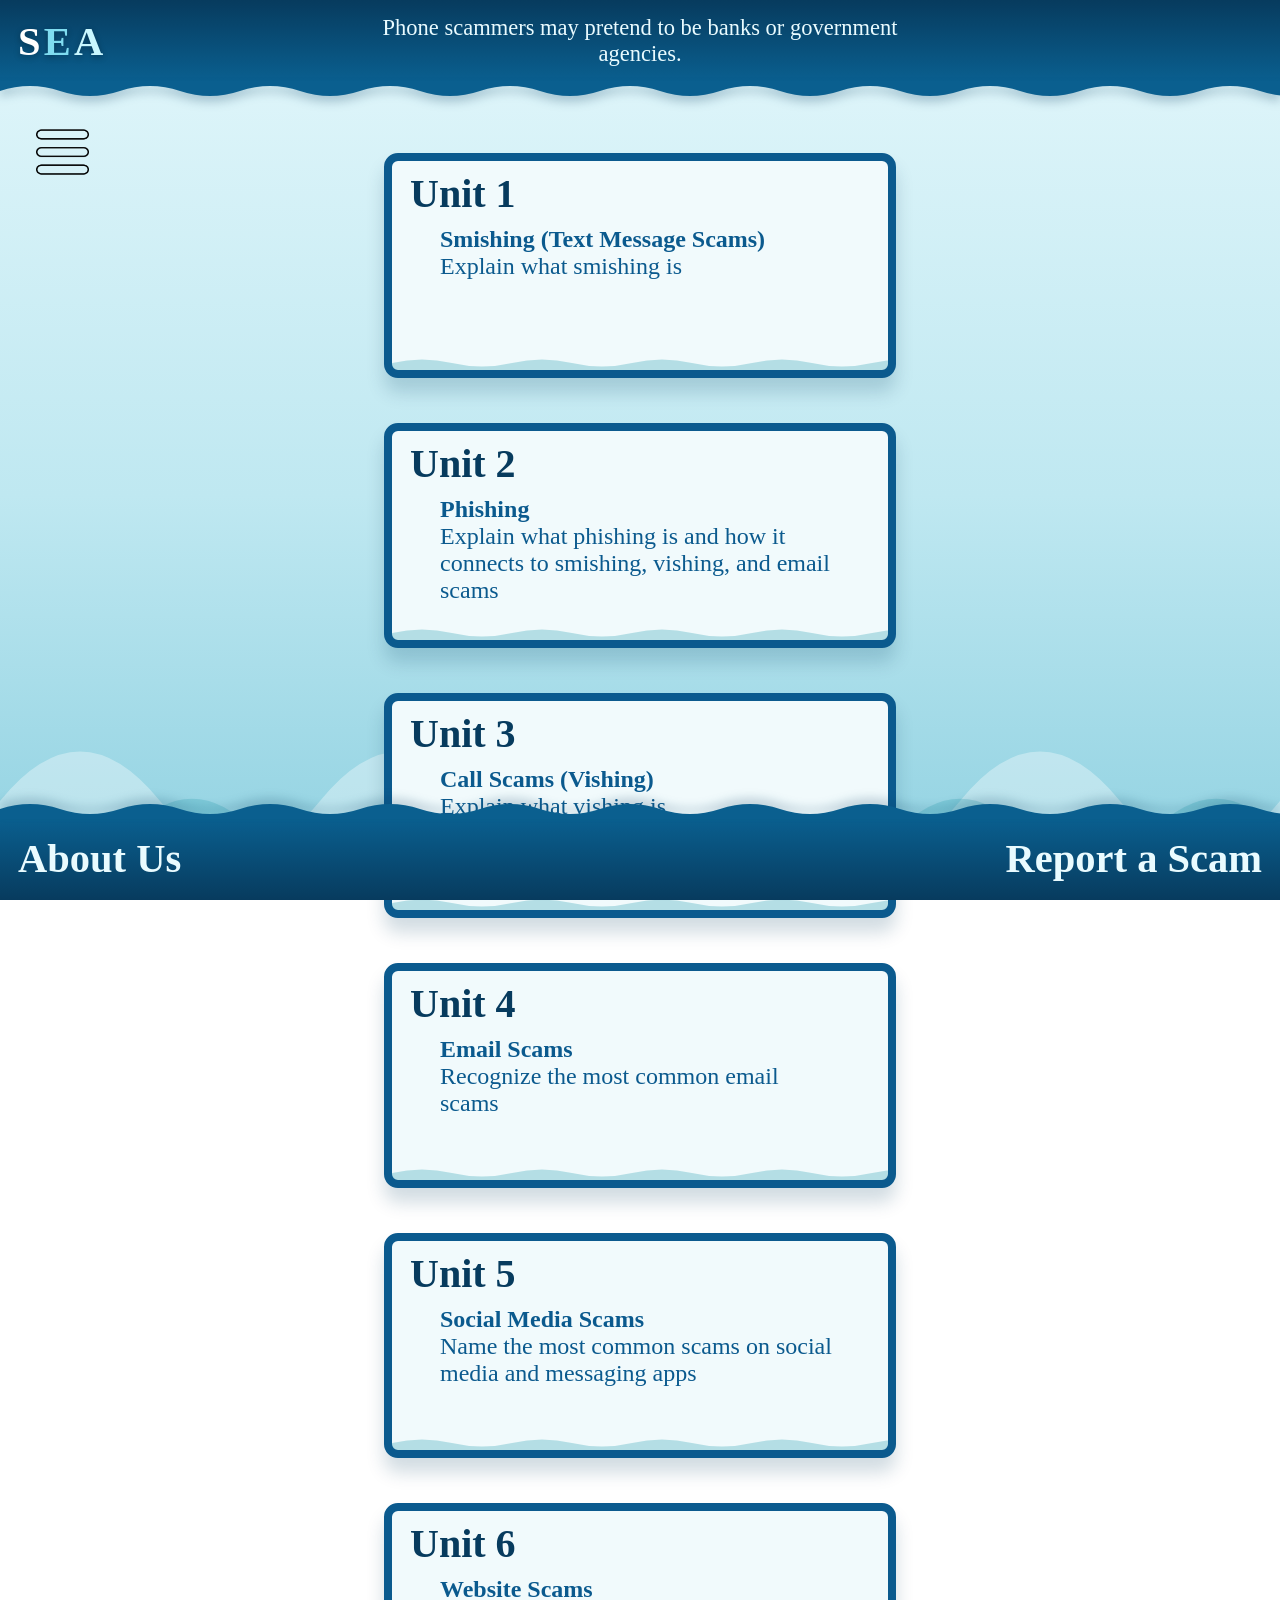
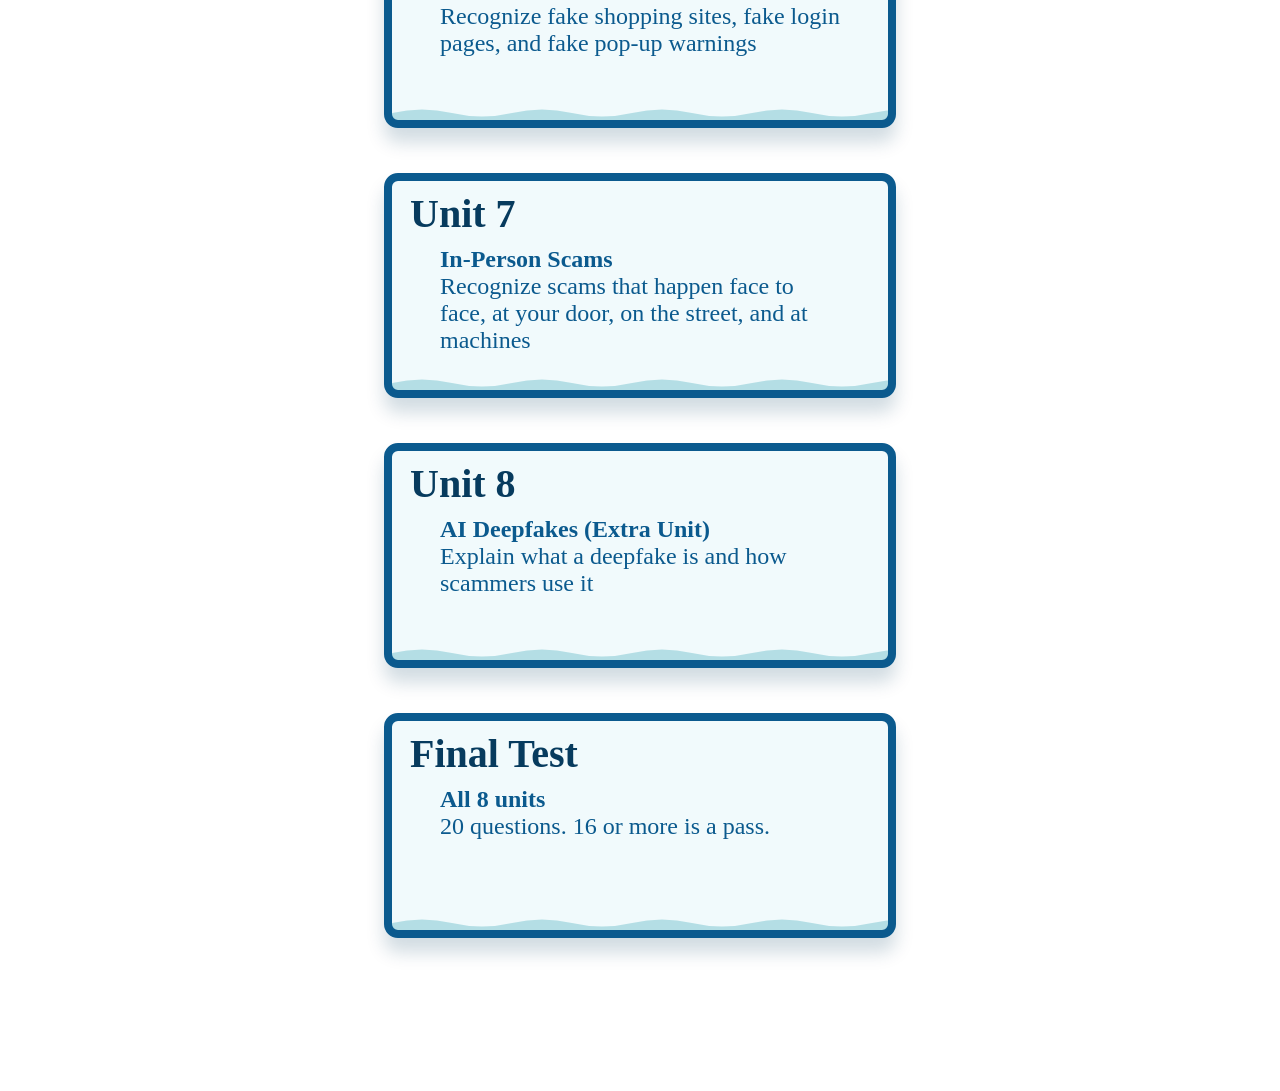
<file: index.html>
<!DOCTYPE html>
<html lang="en">
  <head>
    <meta charset="UTF-8" />
    <meta name="viewport" content="width=device-width, initial-scale=1.0" />
    <meta http-equiv="X-UA-Compatible" content="ie=edge" />
    <title>SEA</title>
    <link rel="stylesheet" href="styles.css" />
  </head>
  <body>
    <header>
      <h1 id="name"><a href="index.html">S<span id="logoc">E</span><span id="logoa">A</span></a></h1>
      <div id="tips">
        <p id="tiptext">tip: avoid scams!!!!</p>
      </div>
    </header>
    <div id="sidebar">
      <button id="leftbarButton2">
        <img class="hamburger" src="hamburger.png" draggable="false" />
      </button>
      <h1 class="sidebarclick" id="sidebar1"><a href="index.html">Home</a></h1>
      <h1 class="sidebarclick"><a href="bio.html">About Us</a></h1>
      <h1 class="sidebarclick"><a href="https://docs.google.com/forms/d/e/1FAIpQLSfsCd_lnQBXbRvQrdq5tsc5vksUbzsqtGzRkqNp_zbd04GSPA/viewform" target="_blank" rel="noopener noreferrer">Report a Scam</a></h1>
      <h1 class="sidebarclick"><a href="finaltest.html">Final Test</a></h1>
    </div>
    <div id="content">
      <button id="leftbarButton1">
        <img class="hamburger" src="hamburger.png" draggable="false" />
      </button>
      <div id="lessons"></div>
      <!-- <div id="otherinfo">
        <h1>Other info</h1>
        <p>i hate scams!</p>
      </div> -->
    </div>
    <footer>
      <h1 id="bio"><a href="bio.html">About Us</a></h1>
      <!-- <h1 id="streak">0 Streak 🔥</h1> -->
      <h1 id="streak"><a href="https://docs.google.com/forms/d/e/1FAIpQLSfsCd_lnQBXbRvQrdq5tsc5vksUbzsqtGzRkqNp_zbd04GSPA/viewform" target="_blank" rel="noopener noreferrer">Report a Scam</a></h1>
    </footer>
    <script>
      const tiptext = document.getElementById("tiptext");

      const tips = [
        "Stop communicating with the scammer as soon as you realize something is wrong.",
        "Do not send the scammer any more money or personal information.",
        "Change your passwords if you shared your login information.",
        "Contact your bank immediately if you sent money to a scammer.",
        "Save screenshots and other evidence of the scam.",
        "Tell a trusted adult if you are unsure what to do after being scammed.",
        "Monitor your bank accounts for suspicious activity after a scam.",
        "Do not feel embarrassed about reporting a scam.",
        "Phishing scams often pretend to be legitimate organizations.",
        "Text scams may use urgent messages to make you click a link.",
        "Phone scammers may pretend to be banks or government agencies.",
        "Email scams can use fake warnings to steal your information.",
        "Social media scammers may create fake accounts to impersonate people you know.",
        "Website scams can imitate legitimate stores to steal your money.",
        "In-person scammers may use convincing stories to ask for money.",
        "Fake delivery messages may ask you to pay a fee for a package.",
        "Romance scams may build trust before asking you for money.",
        "Investment scams may promise unusually high returns with little risk.",
        "Job scams may ask you to pay money before giving you a job.",
        "Charity scams may use fake causes to collect donations.",
        "Tech support scams may falsely claim that your computer has a problem.",
        "Fake prize scams may say you won something you never entered to win.",
        "Government impersonation scams may threaten you with legal consequences.",
        "Report scams to the appropriate government agency or platform.",
        "Contact your bank if a scam involved your bank account.",
        "Report suspicious messages through your phone's reporting features.",
        "Report fake social media accounts to the platform hosting them.",
        "Keep evidence of the scam when making a report.",
        "Include phone numbers and usernames when reporting a scam.",
        "Tell others about a scam so they can avoid it too.",
        "Do not delete important evidence before reporting a scam.",
        "Notify the real organization if someone is impersonating it.",
        "Be cautious when a message creates a strong sense of urgency.",
        "Be suspicious of unexpected requests for passwords or verification codes.",
        "Never trust unexpected requests to pay with gift cards.",
        "Be cautious when someone asks you to use cryptocurrency for payment.",
        "Be suspicious of offers that seem too good to be true.",
        "Check the sender's email address carefully.",
        "Avoid clicking unexpected links before verifying them.",
        "Be cautious when someone asks you to keep a transaction secret.",
        "Scammers may use threats to pressure you into acting quickly.",
        "Professional-looking messages can still be scams.",
        "Do not assume a website is legitimate just because it looks professional.",
        "Verify unexpected requests through an official website.",
        "Be suspicious when someone asks for information they should already have.",
        "Take a moment to think before responding to an unexpected request.",
        "Do not let urgency prevent you from checking whether a message is legitimate.",
        "Never share a verification code with someone who contacted you unexpectedly.",
        "Check a company's contact information independently before calling.",
        "If something seems suspicious, stop and verify it before taking action."
      ];

      function cycleTips() {
        console.log("clicked");
        tiptext.textContent = tips[Math.floor(Math.random() * tips.length)];
      }

      cycleTips();

      tiptext.addEventListener("click", () => {
        cycleTips();
      });
    </script>
    <script src="sidebar.js"></script>
    <script src="units.js"></script>
    <script src="progress.js"></script>
    <script src="cards.js"></script>
  </body>
</html>
</file>
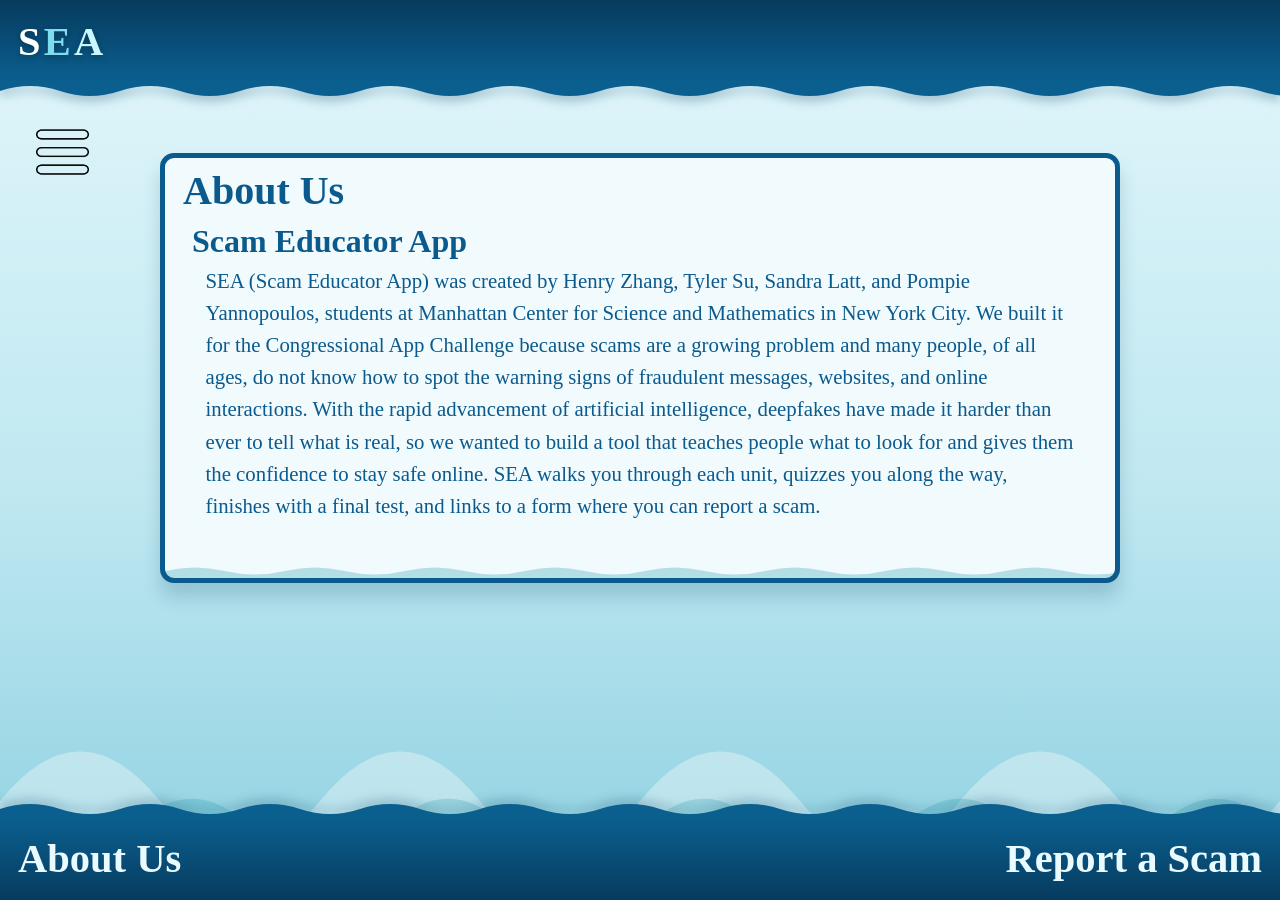
<file: bio.html>
<!DOCTYPE html>
<html lang="en">
  <head>
    <meta charset="UTF-8" />
    <meta name="viewport" content="width=device-width, initial-scale=1.0" />
    <meta http-equiv="X-UA-Compatible" content="ie=edge" />
    <title>SEA | About Us</title>
    <link rel="stylesheet" href="styles.css" />
    <link rel="stylesheet" href="styleslesson.css" />
  </head>
  <body>
    <header>
      <h1 id="name"><a href="index.html">S<span id="logoc">E</span><span id="logoa">A</span></a></h1>
    </header>
    <div id="sidebar">
      <button id="leftbarButton2">
        <img class="hamburger" src="hamburger.png" draggable="false" />
      </button>
      <h1 class="sidebarclick" id="sidebar1"><a href="index.html">Home</a></h1>
      <h1 class="sidebarclick"><a href="bio.html">About Us</a></h1>
      <h1 class="sidebarclick"><a href="https://docs.google.com/forms/d/e/1FAIpQLSfsCd_lnQBXbRvQrdq5tsc5vksUbzsqtGzRkqNp_zbd04GSPA/viewform" target="_blank" rel="noopener noreferrer">Report a Scam</a></h1>
      <h1 class="sidebarclick"><a href="finaltest.html">Final Test</a></h1>
    </div>
    <div id="content">
      <button id="leftbarButton1">
        <img class="hamburger" src="hamburger.png" draggable="false" />
      </button>
      <div class="lessoncontent">
        <h1 class="lessonheading">About Us</h1>
        <h2 class="lessonsubheading">Scam Educator App</h2>
        <div class="lessonbody">
          <p class="lessontext">
            SEA (Scam Educator App) was created by Henry Zhang, Tyler Su, Sandra Latt, and Pompie Yannopoulos, students at Manhattan Center for Science and Mathematics in New York City. We built it for the Congressional App Challenge because scams are a growing problem and many people, of all ages, do not know how to spot the warning signs of fraudulent messages, websites, and online interactions. With the rapid advancement of artificial intelligence, deepfakes have made it harder than ever to tell what is real, so we wanted to build a tool that teaches people what to look for and gives them the confidence to stay safe online. SEA walks you through each unit, quizzes you along the way, finishes with a final test, and links to a form where you can report a scam.
          </p>
        </div>
      </div>
    </div>
    <footer>
      <h1 id="bio"><a href="bio.html">About Us</a></h1>
      <h1 id="streak"><a href="https://docs.google.com/forms/d/e/1FAIpQLSfsCd_lnQBXbRvQrdq5tsc5vksUbzsqtGzRkqNp_zbd04GSPA/viewform" target="_blank" rel="noopener noreferrer">Report a Scam</a></h1>
    </footer>
    <script src="sidebar.js"></script>
  </body>
</html>
</file>
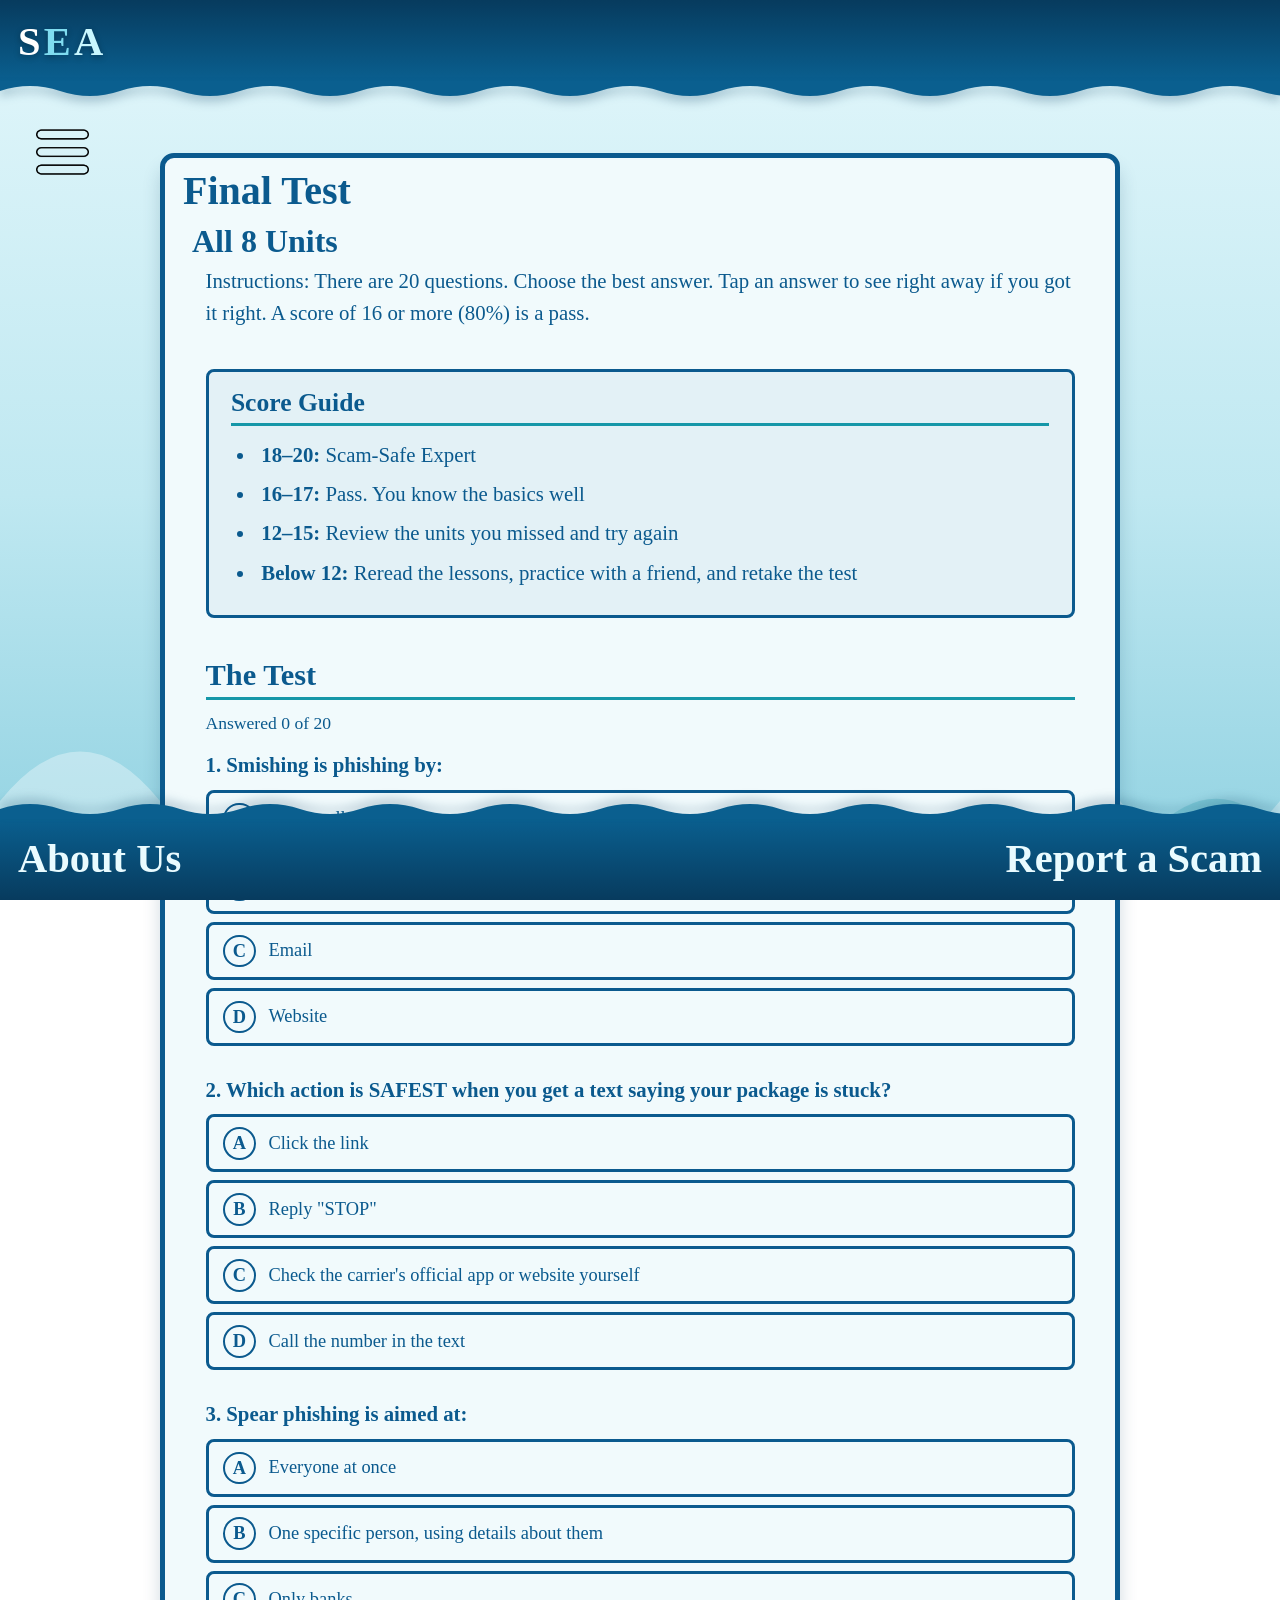
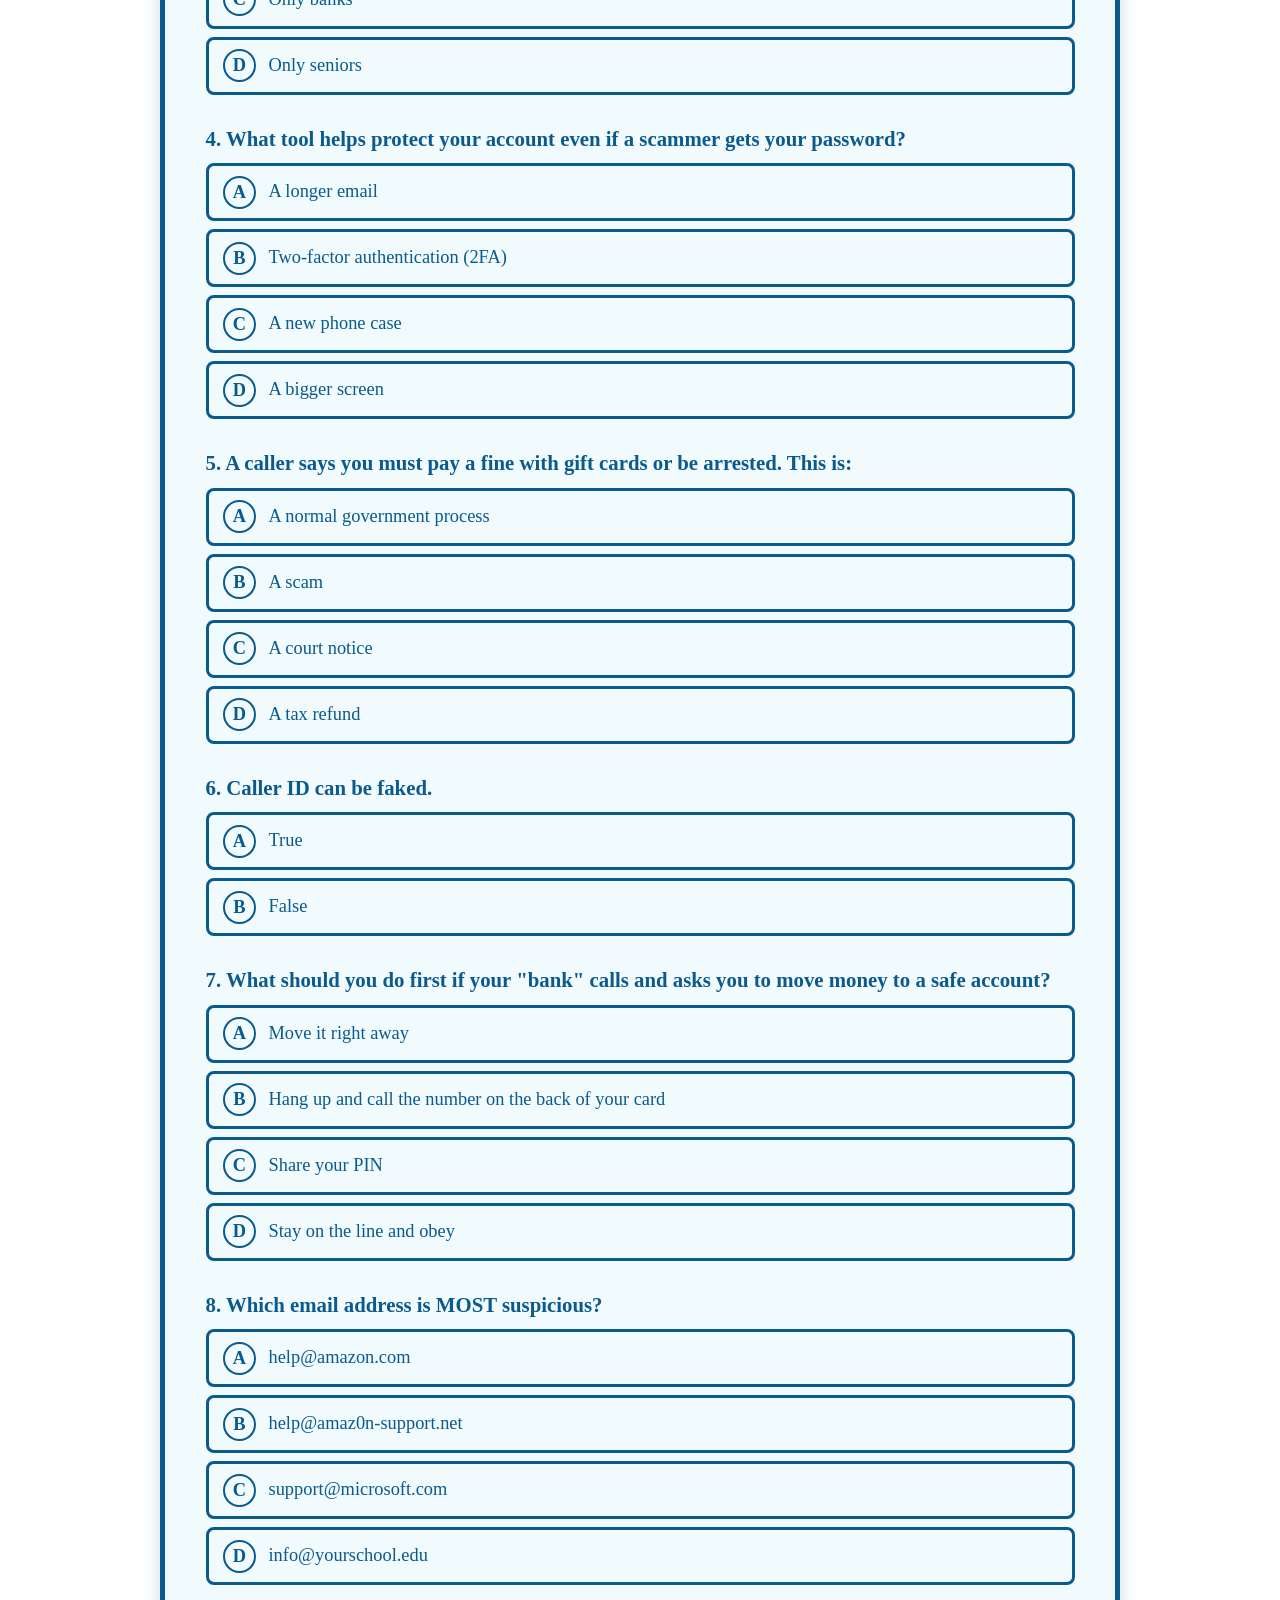
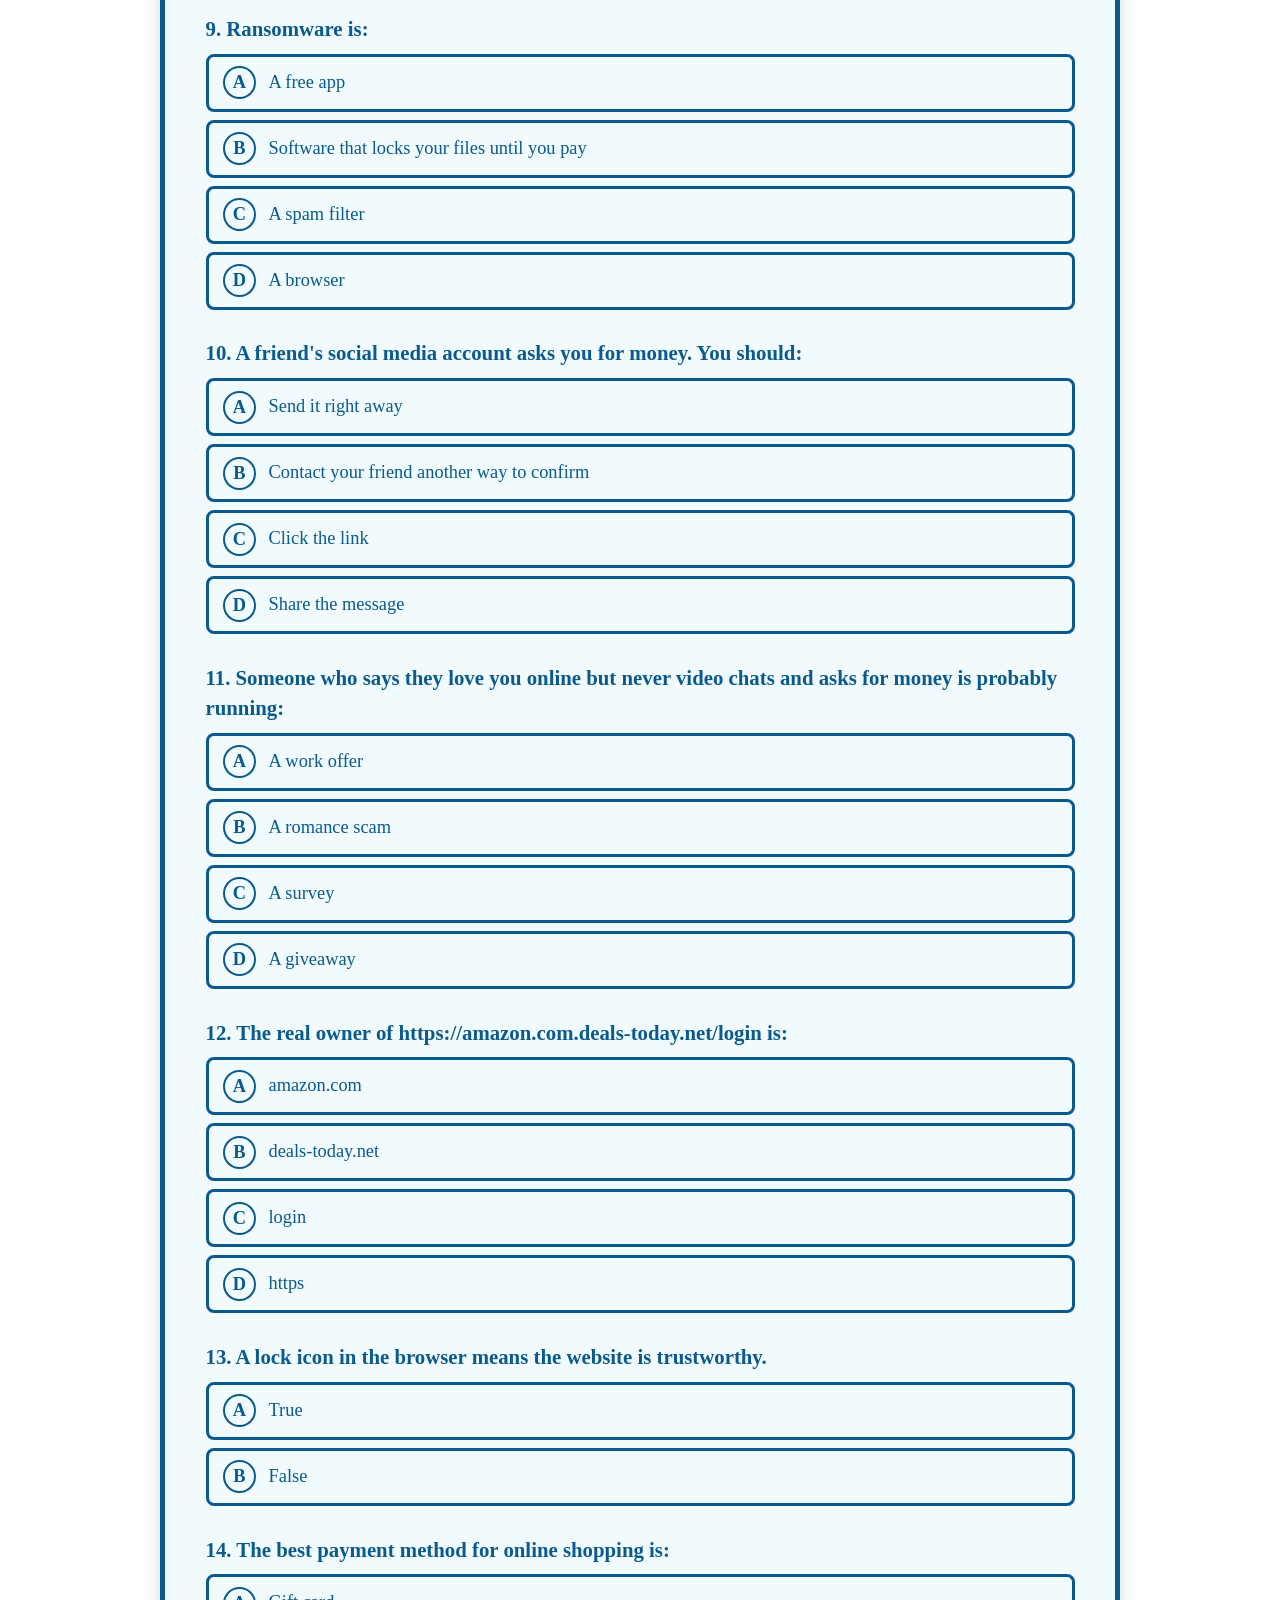
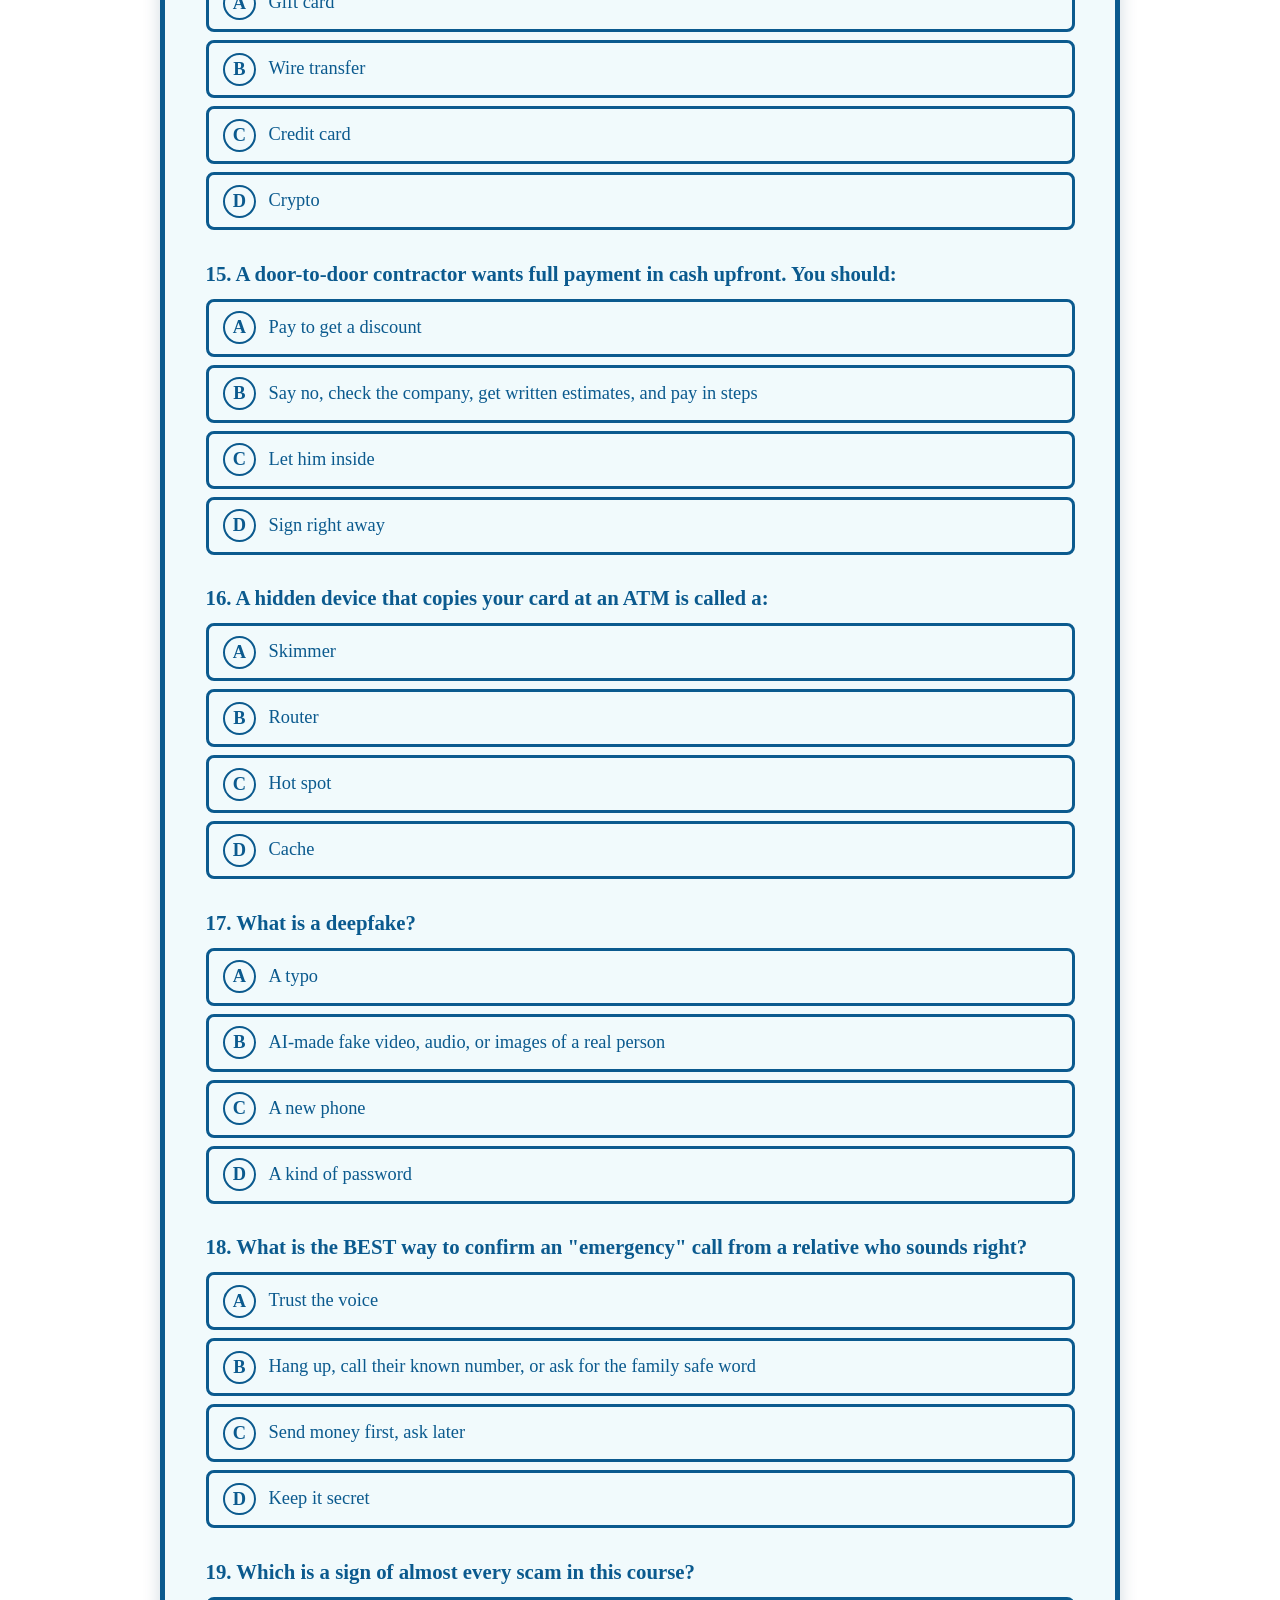
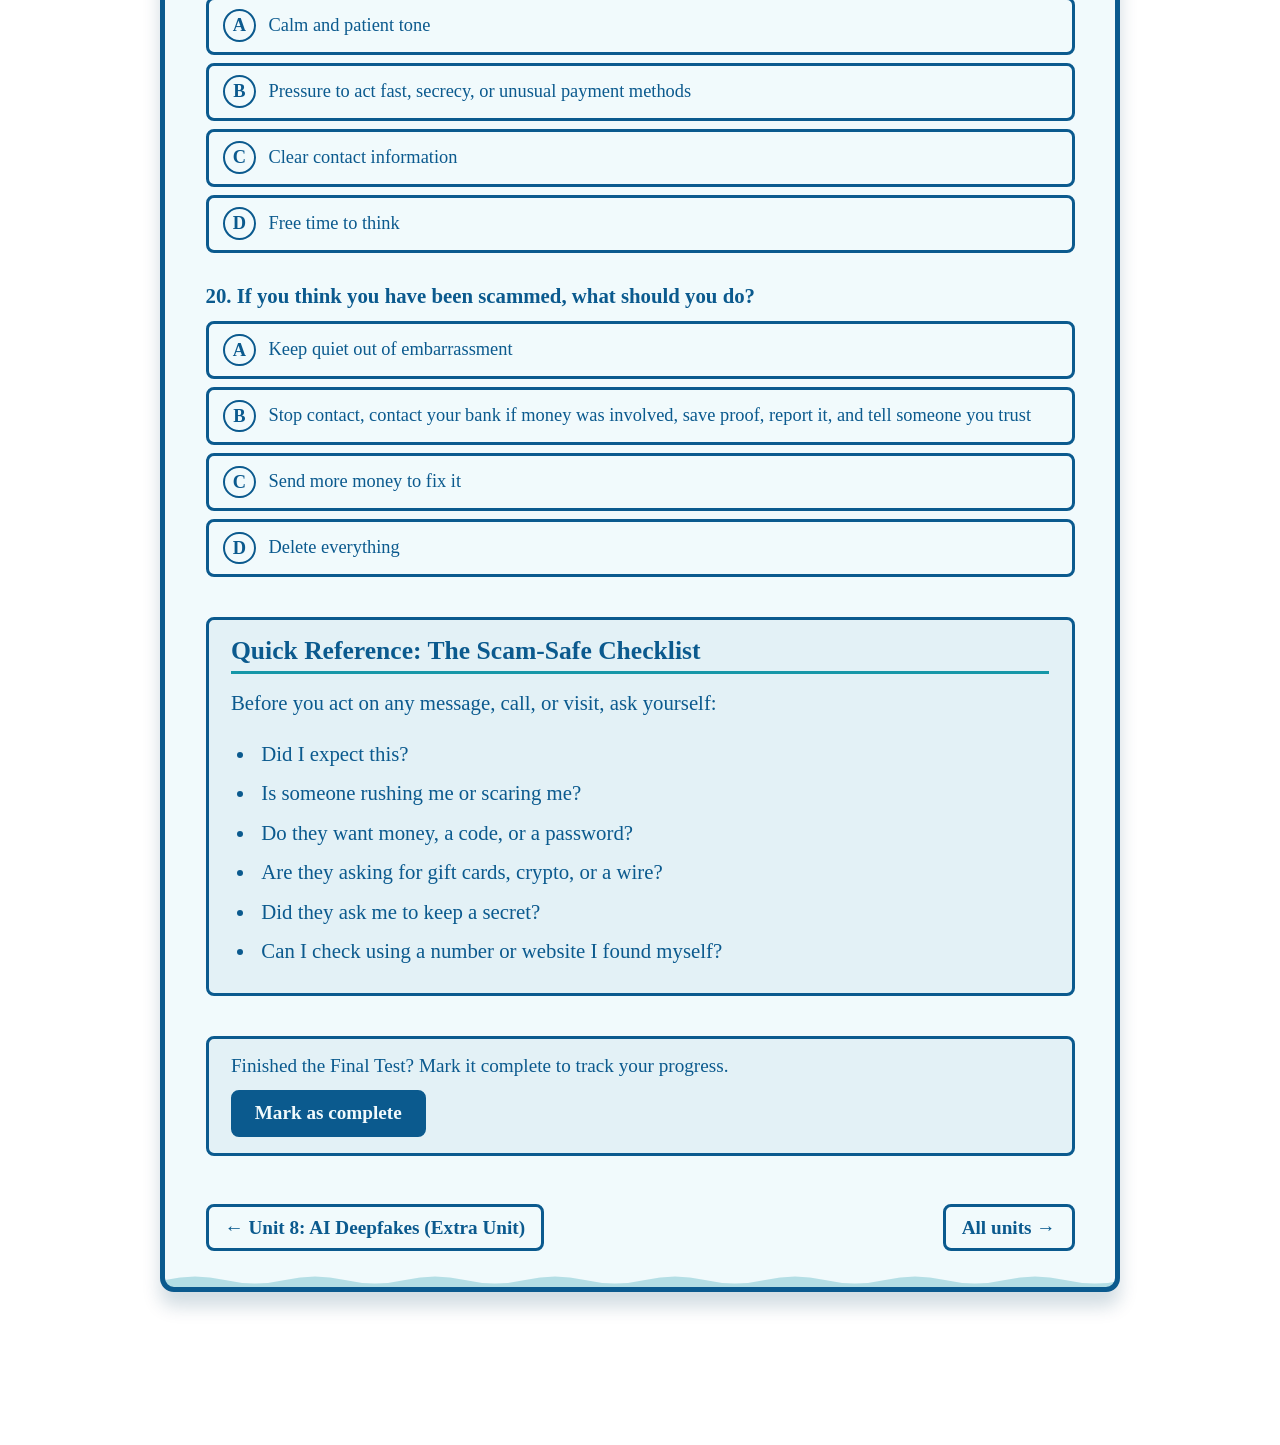
<file: finaltest.html>
<!DOCTYPE html>
<html lang="en">
  <head>
    <meta charset="UTF-8" />
    <meta name="viewport" content="width=device-width, initial-scale=1.0" />
    <meta http-equiv="X-UA-Compatible" content="ie=edge" />
    <title>SEA | Final Test</title>
    <link rel="stylesheet" href="styles.css" />
    <link rel="stylesheet" href="styleslesson.css" />
  </head>
  <body>
    <header>
      <h1 id="name"><a href="index.html">S<span id="logoc">E</span><span id="logoa">A</span></a></h1>
    </header>
    <div id="sidebar">
      <button id="leftbarButton2">
        <img class="hamburger" src="hamburger.png" draggable="false" />
      </button>
      <h1 class="sidebarclick" id="sidebar1"><a href="index.html">Home</a></h1>
      <h1 class="sidebarclick"><a href="bio.html">About Us</a></h1>
      <h1 class="sidebarclick"><a href="https://docs.google.com/forms/d/e/1FAIpQLSfsCd_lnQBXbRvQrdq5tsc5vksUbzsqtGzRkqNp_zbd04GSPA/viewform" target="_blank" rel="noopener noreferrer">Report a Scam</a></h1>
      <h1 class="sidebarclick"><a href="finaltest.html">Final Test</a></h1>
    </div>
    <div id="content">
      <button id="leftbarButton1">
        <img class="hamburger" src="hamburger.png" draggable="false" />
      </button>
      <div class="lessoncontent">
        <h1 class="lessonheading" id="lessonheading">Final Test</h1>
        <h2 class="lessonsubheading" id="lessonsubheading">All 8 Units</h2>
        <div class="lessonbody" id="lessonbody"></div>
      </div>
    </div>
    <footer>
      <h1 id="bio"><a href="bio.html">About Us</a></h1>
      <h1 id="streak"><a href="https://docs.google.com/forms/d/e/1FAIpQLSfsCd_lnQBXbRvQrdq5tsc5vksUbzsqtGzRkqNp_zbd04GSPA/viewform" target="_blank" rel="noopener noreferrer">Report a Scam</a></h1>
    </footer>
    <script src="sidebar.js"></script>
    <script src="units.js"></script>
    <script src="quiz.js"></script>
    <script src="progress.js"></script>
    <script src="finaltest.js"></script>
  </body>
</html>
</file>
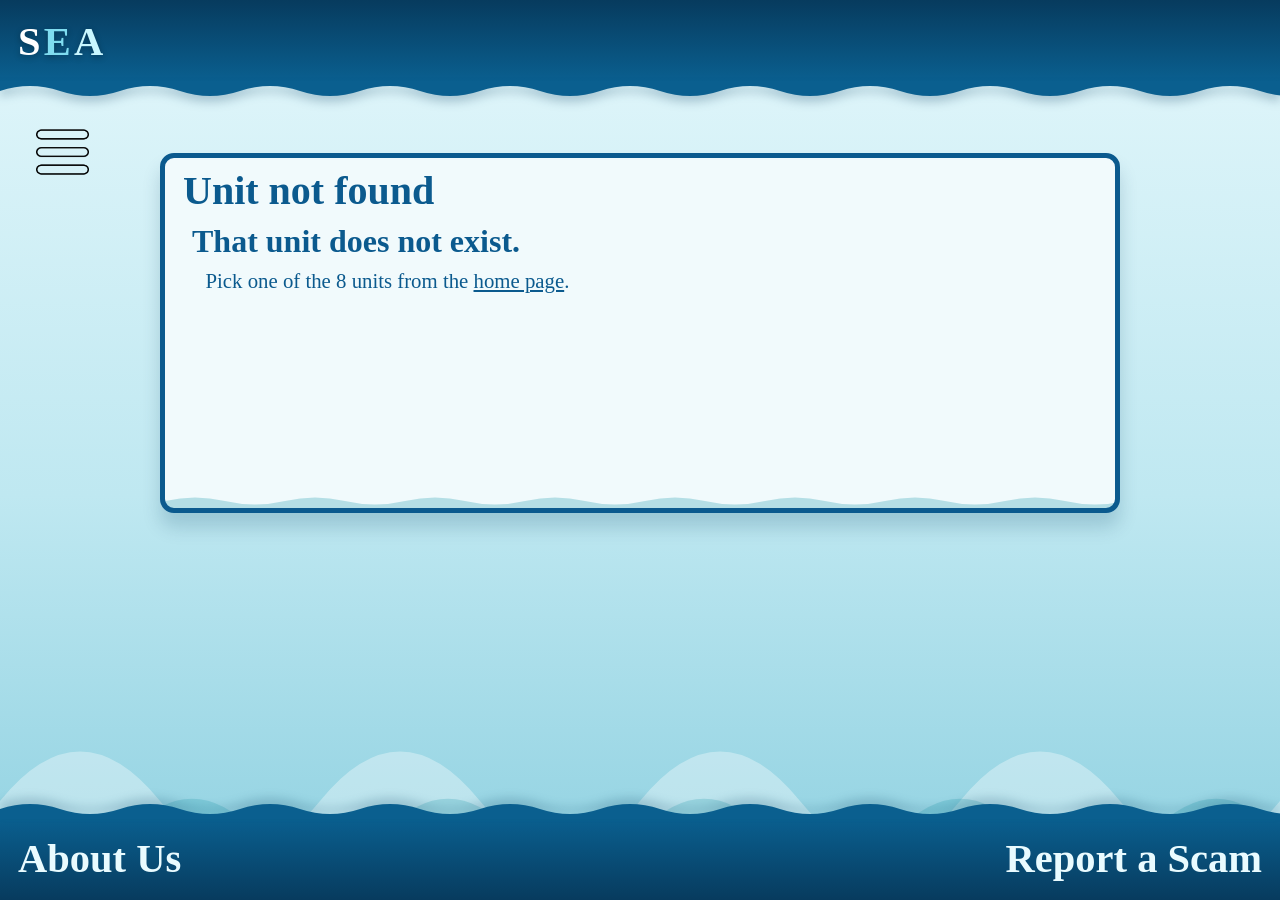
<file: lesson.html>
<!DOCTYPE html>
<html lang="en">
  <head>
    <meta charset="UTF-8" />
    <meta name="viewport" content="width=device-width, initial-scale=1.0" />
    <meta http-equiv="X-UA-Compatible" content="ie=edge" />
    <title>SEA</title>
    <link rel="stylesheet" href="styles.css" />
    <link rel="stylesheet" href="styleslesson.css" />
  </head>
  <body>
    <header>
      <h1 id="name"><a href="index.html">S<span id="logoc">E</span><span id="logoa">A</span></a></h1>
    </header>
    <div id="sidebar">
      <button id="leftbarButton2">
        <img class="hamburger" src="hamburger.png" draggable="false" />
      </button>
      <h1 class="sidebarclick" id="sidebar1"><a href="index.html">Home</a></h1>
      <h1 class="sidebarclick"><a href="bio.html">About Us</a></h1>
      <h1 class="sidebarclick"><a href="https://docs.google.com/forms/d/e/1FAIpQLSfsCd_lnQBXbRvQrdq5tsc5vksUbzsqtGzRkqNp_zbd04GSPA/viewform" target="_blank" rel="noopener noreferrer">Report a Scam</a></h1>
      <h1 class="sidebarclick"><a href="finaltest.html">Final Test</a></h1>
    </div>
    <div id="content">
      <button id="leftbarButton1">
        <img class="hamburger" src="hamburger.png" draggable="false" />
      </button>
      <div class="lessoncontent">
        <h1 class="lessonheading" id="lessonheading"></h1>
        <h2 class="lessonsubheading" id="lessonsubheading"></h2>
        <div class="lessonbody" id="lessonbody"></div>
      </div>
    </div>
    <footer>
      <h1 id="bio"><a href="bio.html">About Us</a></h1>
      <h1 id="streak"><a href="https://docs.google.com/forms/d/e/1FAIpQLSfsCd_lnQBXbRvQrdq5tsc5vksUbzsqtGzRkqNp_zbd04GSPA/viewform" target="_blank" rel="noopener noreferrer">Report a Scam</a></h1>
    </footer>
    <script src="sidebar.js"></script>
    <script src="units.js"></script>
    <script src="quiz.js"></script>
    <script src="progress.js"></script>
    <script src="lesson.js"></script>
  </body>
</html>
</file>
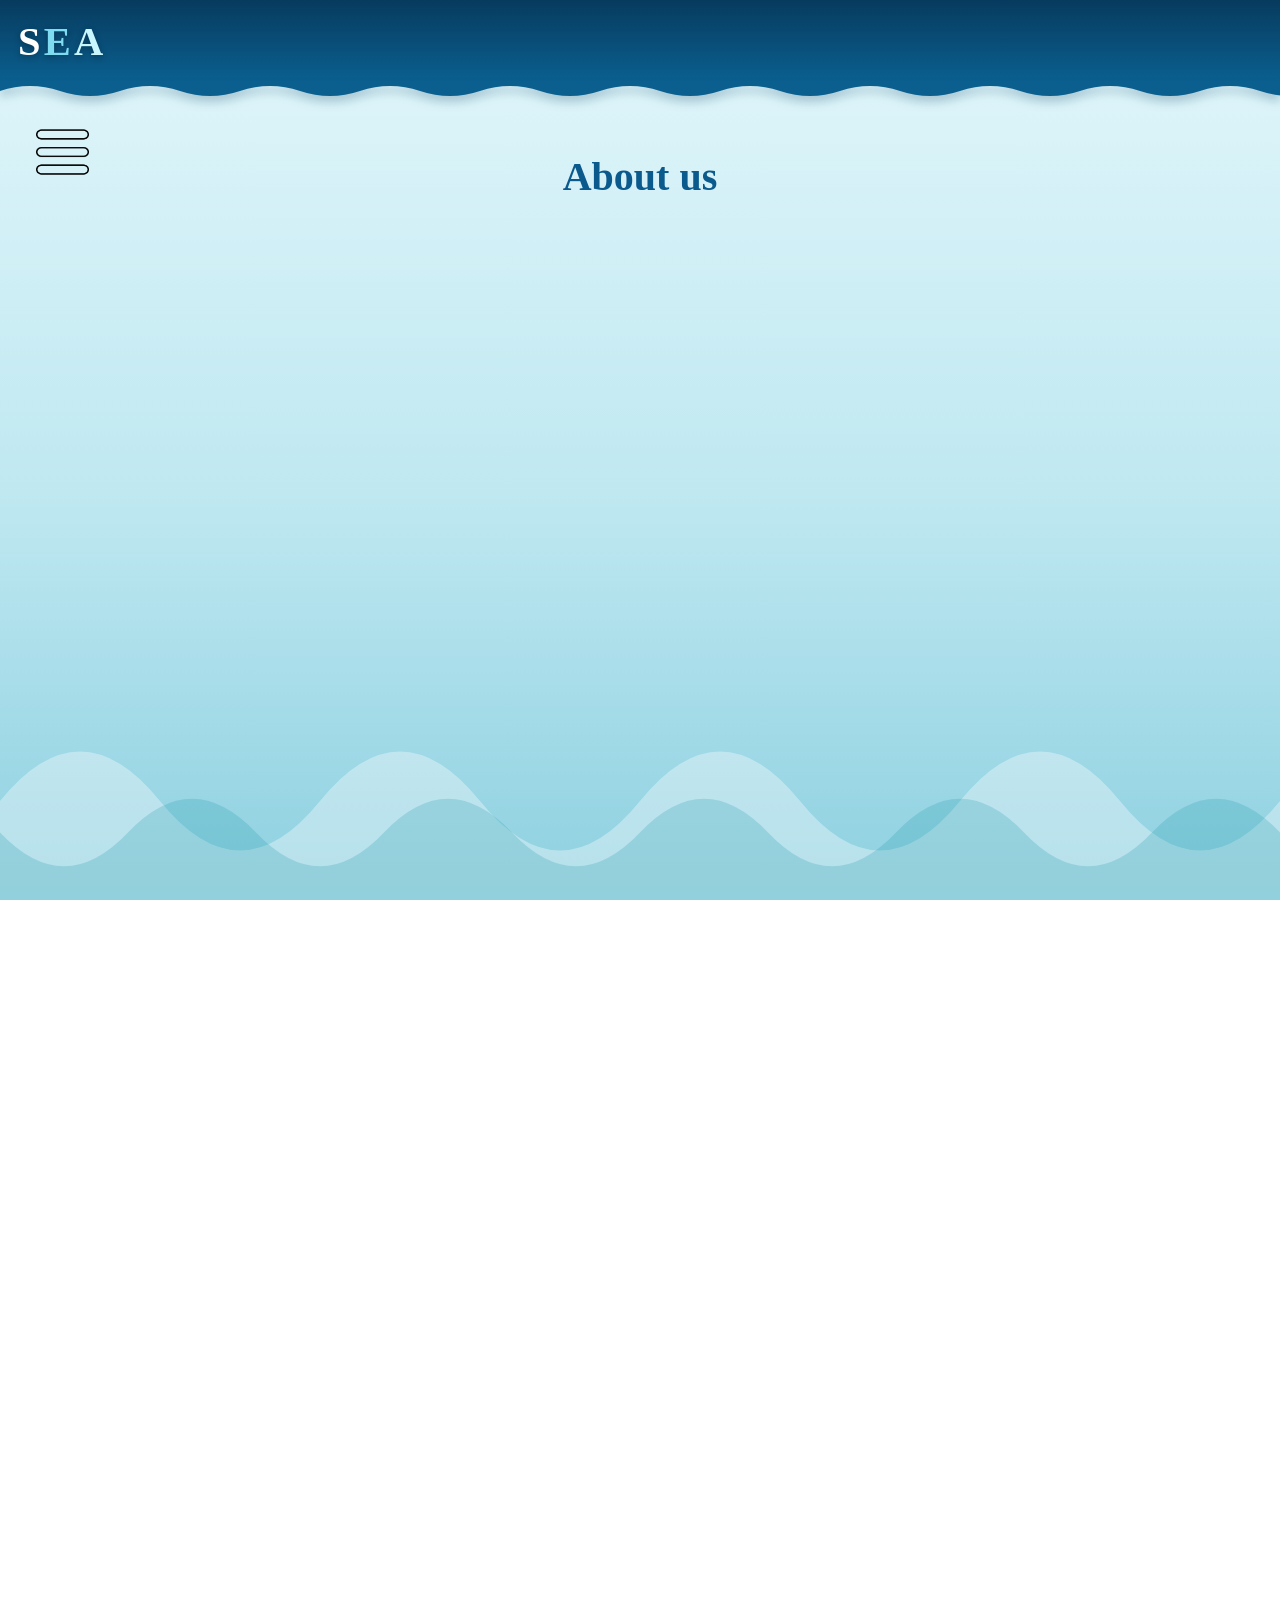
<file: report.html>
<!DOCTYPE html>
<html lang="en">
  <head>
    <meta charset="UTF-8" />
    <meta name="viewport" content="width=device-width, initial-scale=1.0" />
    <meta http-equiv="X-UA-Compatible" content="ie=edge" />
    <title>SEA</title>
    <link rel="stylesheet" href="styles.css" />
    <link rel="stylesheet" href="stylesbio.css" />
  </head>
  <body>
    <header>
      <h1 id="name"><a href="index.html">S<span id="logoc">E</span><span id="logoa">A</span></a></h1>
    </header>
    <div id="sidebar">
      <button id="leftbarButton2">
        <img class="hamburger" src="hamburger.png" draggable="false" />
      </button>
      <h1 class="sidebarclick"><a href="index.html">Home</a></h1>
      <h1 class="sidebarclick"><a href="bio.html">About Us</a></h1>
      <h1 class="sidebarclick"><a href="https://forms.gle/qLFbv9srz8ze6qSB8" target="_blank" rel="noopener noreferrer">Report a Scam</a></h1>
      <h1 class="sidebarclick"><a href="finaltest.html">Final Test</a></h1>
    </div>
    <div id="content">
      <button id="leftbarButton1">
        <img class="hamburger" src="hamburger.png" draggable="false" />
      </button>
      <div class="biocontent">
        <h1>About us</h1>
      </div>
    </div>
    <script src="sidebar.js"></script>
  </body>
</html>
</file>
<file: styles.css>
* {
  --primary-color: #0b5a8e;
  --secondary-color: #f1fafc;
  --background-color: #cfeef5;
  --border-color: #0b5a8e;
  --deep: #073b5e;
  --ocean: #0a5f8f;
  --teal: #1597a8;
  --aqua: #7fdcf0;
  --foam: #e9fbff;
  --shadow: rgba(0, 0, 0, 0.085);
  --border-width: 0.55rem;

  margin: 0px;
  color: var(--primary-color);
  user-select: none;
  font-family: serif;
}

html {
  scrollbar-color: var(--teal) var(--background-color);
  scrollbar-width: auto;
}

body {
  display: grid;
  background-color: var(--background-color);
}

#sidebar1 {
  padding-top: 4rem;
}

header {
  position: fixed;
  top: 0;
  height: 9vh;
  width: 100%;
  background-color: var(--secondary-color);
  box-shadow: 0px 1.5vh 1.5vh var(--shadow);
  border-bottom: var(--border-width) solid var(--border-color);
  z-index: 2;

  h1 {
    font-size: 4.5vh;
  }
}

footer {
  position: fixed;
  bottom: 0;
  height: 9vh;
  width: 100%;
  background-color: var(--secondary-color);
  box-shadow: 0px -1.5vh 1.5vh var(--shadow);
  border-top: var(--border-width) solid var(--border-color);
  z-index: 2;
  transition: transform 0.2s ease-out;
  h1 {
    font-size: 4.5vh;
  }
}

footer.hidden {
  transform: translateY(100%);
}

h1 {
  font-size: 2.5rem;
  text-align: center;
}

h2 {
  font-size: 2rem;
  margin-bottom: 0.5vh;
}

a {
  text-decoration: none;
}

p {
  font-size: 1.5rem;
  text-align: center;
}

#name {
  position: fixed;
  top: 2vh;
  left: 2vh;
}

#logoc {
  filter: brightness(1.5);
}

#logoa {
  filter: brightness(1.9);
}

#content {
  margin-top: 12vh;
  display: flex;
  flex-direction: column;
  align-items: center;
  margin-bottom: 12vh;
}

#tips {
  display: flex;
  align-items: center;
  justify-content: center;
  height: 5vh;
  margin: 2vh auto 0;
  width: 45%;
}

#tiptext {
  font-size: 2.5vh;
}

#tiptext:hover {
  filter: brightness(1.25);
  cursor: pointer;
  transform: translateY(-0.2vh);
}

.heading {
  justify-self: start;
  margin-top: 1vh;
  margin-left: 2vh;
  margin-bottom: 1vh;
}

.heading:hover {
  filter: brightness(1.25);
  cursor: pointer;
  transform: translateY(-0.2vh);
}

.lessonstyle {
  background-color: var(--secondary-color);
  width: 40vw;
  min-height: 25vh;
  padding-bottom: 1.5vh;
  box-sizing: border-box;
  display: flex;
  flex-direction: column;
  align-items: flex-start;
  border-radius: 8px;
  border: var(--border-width) solid var(--border-color);
  margin-top: 5vh;
  margin-bottom: 5vh;
  box-shadow: 0px 2vh 1.5vh var(--shadow);
  overflow: hidden;
}

.cardtitle {
  font-weight: bold;
}

.text {
  text-align: left;
  margin-left: 3rem;
  margin-right: 3rem;
}

#otherinfo {
  position: fixed;
  background-color: var(--secondary-color);
  right: 0;
  top: 0;
  height: 100vh;
  width: 20vw;
  border-left: var(--border-width) solid var(--border-color);
  display: flex;
  flex-direction: column;
  align-items: center;
  padding-top: 15vh;
}

#bio {
  position: fixed;
  bottom: 2vh;
  left: 2vh;
}

#streak {
  position: fixed;
  bottom: 2vh;
  right: 2vh;
}

#sidebar {
  position: fixed;
  left: 0;
  top: 0;
  width: 25vw;
  height: 100vh;
  background-color: var(--secondary-color);
  display: flex;
  flex-direction: column;
  align-items: flex-start;
  transform: translateX(-100%);
  transition: transform 0.2s ease-out;
  z-index: 1;
  border-right: var(--border-width) solid var(--border-color);
  padding-top: 20vh;
  overflow: hidden;

  h1 {
    margin-left: 2vw;
    font-size: clamp(1.5rem, 2.8vw, 3rem);
    margin-top: .5vw;
  }
}

#sidebar.open {
  transform: translateX(0);
  box-shadow: 0 0 0 150vw var(--shadow);
}

#leftbarButton1 {
  width: 5.5vh;
  height: 5.5vh;
  background-color: rgba(0, 0, 0, 0);
  border: 0px;
  position: fixed;
  top: 13.5vh;
  left: 3vh;
}

#leftbarButton2 {
  width: 5.5vh;
  height: 5.5vh;
  background-color: rgba(0, 0, 0, 0);
  border: 0px;
  position: fixed;
  top: 13.5vh;
  left: 3vh;
}

.hamburger {
  width: 6.5vh;
  height: 6.5vh;
  background-color: rgba(255, 255, 255, 0);
  border-radius: 5px;
}

.hamburger:hover {
  transform: translateY(-0.2vh);
  background-color: rgba(255, 255, 255, 0);
  cursor: pointer;
}

.sidebarclick:hover {
  filter: brightness(1.25);
  cursor: pointer;
  transform: translateY(-0.2vh);
}

@media (max-width: 700px) {
  .lessonstyle {
    width: 88vw;
  }
}

/* =========================================================
   SEA THEME: deep-water header/footer, sea-foam page,
   drifting waves, wave-edged cards. Colors come from the
   variables at the top of this file.
   ========================================================= */

/* ---- Page: sea-foam water with two slow layers of waves behind everything ---- */
body {
  background: linear-gradient(180deg, #e3f7fb 0%, #bfe8f1 55%, #8dd0e0 100%) fixed;
  min-height: 100vh;
}

body::before,
body::after {
  content: "";
  position: fixed;
  left: 0;
  bottom: 0;
  width: 200%;
  pointer-events: none;
  z-index: -1;
  background-repeat: repeat-x;
  background-position: bottom left;
}

body::before {
  height: 22vh;
  background-image: url("data:image/svg+xml,%3Csvg xmlns='http://www.w3.org/2000/svg' viewBox='0 0 120 20' preserveAspectRatio='none'%3E%3Cpath d='M0 10Q30 0 60 10T120 10V20H0Z' fill='%23ffffff' fill-opacity='.35'/%3E%3C/svg%3E");
  background-size: 25vw 100%;
  animation: sea-drift 48s linear infinite;
}

body::after {
  height: 15vh;
  background-image: url("data:image/svg+xml,%3Csvg xmlns='http://www.w3.org/2000/svg' viewBox='0 0 120 20' preserveAspectRatio='none'%3E%3Cpath d='M0 10Q30 20 60 10T120 10V20H0Z' fill='%231597a8' fill-opacity='.22'/%3E%3C/svg%3E");
  background-size: 20vw 100%;
  animation: sea-drift 32s linear infinite reverse;
}

@keyframes sea-drift {
  from { transform: translateX(0); }
  to   { transform: translateX(-50%); }
}

/* ---- Header: deep water with a wavy lower edge ---- */
header {
  background: linear-gradient(180deg, var(--deep) 0%, var(--ocean) 100%);
  border-bottom: 0;
  box-shadow: none;
}

header::after {
  content: "";
  position: absolute;
  left: 0;
  right: 0;
  top: 100%;
  height: 20px;
  pointer-events: none;
  background: url("data:image/svg+xml,%3Csvg xmlns='http://www.w3.org/2000/svg' viewBox='0 0 120 20' preserveAspectRatio='none'%3E%3Cpath d='M0 0H120V10Q90 20 60 10Q30 0 0 10Z' fill='%230a5f8f'/%3E%3C/svg%3E") repeat-x;
  background-size: 120px 20px;
  filter: drop-shadow(0 6px 5px rgba(7, 59, 94, 0.25));
  animation: wave-slide 7s linear infinite;
}

@keyframes wave-slide {
  from { background-position-x: 0; }
  to   { background-position-x: 120px; }
}

header * {
  color: var(--foam);
}

#name a {
  color: #ffffff;
  letter-spacing: 0.08em;
  text-shadow: 0 2px 6px rgba(0, 0, 0, 0.3);
}

#logoc {
  color: var(--aqua);
  filter: none;
}

#logoa {
  color: #c9f7ff;
  filter: none;
}

#tiptext:hover {
  filter: none;
  color: var(--aqua);
}

/* ---- Footer: mirror of the header, waves along the top ---- */
footer {
  background: linear-gradient(0deg, var(--deep) 0%, var(--ocean) 100%);
  border-top: 0;
  box-shadow: none;
}

footer::before {
  content: "";
  position: absolute;
  left: 0;
  right: 0;
  bottom: 100%;
  height: 20px;
  pointer-events: none;
  background: url("data:image/svg+xml,%3Csvg xmlns='http://www.w3.org/2000/svg' viewBox='0 0 120 20' preserveAspectRatio='none'%3E%3Cpath d='M0 10Q30 0 60 10T120 10V20H0Z' fill='%230a5f8f'/%3E%3C/svg%3E") repeat-x;
  background-size: 120px 20px;
  filter: drop-shadow(0 -6px 5px rgba(7, 59, 94, 0.2));
  animation: wave-slide 9s linear infinite reverse;
}

footer.hidden::before {
  visibility: hidden;
}

footer * {
  color: var(--foam);
}

footer a:hover {
  color: var(--aqua);
}

/* ---- Sidebar: ocean depths ---- */
#sidebar {
  background: linear-gradient(180deg, var(--deep) 0%, var(--ocean) 70%, var(--teal) 100%);
  border-right: var(--border-width) solid var(--aqua);
}

#sidebar * {
  color: var(--foam);
}

#sidebar .sidebarclick:hover a {
  color: var(--aqua);
}

#sidebar .hamburger {
  filter: invert(1);
}

/* ---- Cards: foam-white with a wave along the bottom ---- */
.lessonstyle {
  background-image: url("data:image/svg+xml,%3Csvg xmlns='http://www.w3.org/2000/svg' viewBox='0 0 120 20' preserveAspectRatio='none'%3E%3Cpath d='M0 10Q30 0 60 10T120 10V20H0Z' fill='%231597a8' fill-opacity='.28'/%3E%3C/svg%3E");
  background-repeat: repeat-x;
  background-position: bottom left;
  background-size: 120px 14px;
  padding-bottom: 2.4vh;
  border-radius: 14px;
  box-shadow: 0 1.6vh 2vh rgba(7, 59, 94, 0.18);
  transition: transform 0.2s ease-out, box-shadow 0.2s ease-out;
}

.lessonstyle:hover {
  transform: translateY(-0.5vh);
  box-shadow: 0 2.2vh 2.6vh rgba(7, 59, 94, 0.26);
}

.heading {
  color: var(--deep);
}

.heading a {
  color: var(--deep);
}

@media (prefers-reduced-motion: reduce) {
  body::before,
  body::after,
  header::after,
  footer::before {
    animation: none;
  }
}

/* ---- Completed units: light-blue card + check mark (so color is not the only cue) ---- */
.lessonstyle.completed {
  background-color: #bcdcf8;
  border-color: var(--deep);
}

.lessonstyle.completed .heading a::after {
  /* 6-digit escapes on purpose: a shorter one would swallow the "C" of "Completed" as a hex digit */
  content: "\0000a0\0000a0\002713\0000a0Completed";
  font-size: 1.1rem;
  font-weight: normal;
  vertical-align: middle;
  color: var(--deep);
}
</file>
<file: styleslesson.css>
.lessoncontent {
    background-color: var(--secondary-color);
    width: 75vw;
    min-height: 40vh;
    padding-bottom: 3vh;
    box-sizing: border-box;
    display: flex;
    flex-direction: column;
    align-items: flex-start;
    border-radius: 8px;
    border: 5px solid var(--border-color);
    margin-top: 5vh;
    margin-bottom: 5vh;
    box-shadow: 0 1.6vh 2vh rgba(7, 59, 94, 0.18);
    background-image: url("data:image/svg+xml,%3Csvg xmlns='http://www.w3.org/2000/svg' viewBox='0 0 120 20' preserveAspectRatio='none'%3E%3Cpath d='M0 10Q30 0 60 10T120 10V20H0Z' fill='%231597a8' fill-opacity='.28'/%3E%3C/svg%3E");
    background-repeat: repeat-x;
    background-position: bottom left;
    background-size: 120px 14px;
    padding-bottom: 4vh;
    border-radius: 14px;
}

.lessonheading {
    justify-self: start;
    margin-top: 1vh;
    margin-left: 2vh;
    margin-bottom: 1vh;
    user-select: text;
}

.lessonsubheading {
    margin-left: 3vh;
    user-select: text;
}

.lessontext {
  text-align: left;
  margin-left: 4.5vh;
  margin-right: 4.5vh;
  user-select: text;
}

/* ---------- Unit content ---------- */

.lessoncontent * {
  user-select: text;
}

.lessonbody {
  margin: 0 4.5vh;
  width: calc(100% - 9vh);
  text-align: left;
}

.lessontext {
  margin-left: 0;
  margin-right: 0;
  margin-bottom: 1.2rem;
  font-size: 1.3rem;
  line-height: 1.55;
}

.lessonsection {
  margin-top: 2.5rem;
  scroll-margin-top: 12vh;
}

.lessonsectiontitle {
  font-size: 1.9rem;
  text-align: left;
  margin-bottom: 0.8rem;
  padding-bottom: 0.3rem;
  border-bottom: 3px solid var(--teal);
}

.lessonsub {
  font-size: 1.4rem;
  margin: 1.4rem 0 0.5rem;
}

.lessonlist {
  margin: 0 0 1.2rem 1.6rem;
  padding: 0;
  font-size: 1.3rem;
  line-height: 1.55;
}

ol {
  margin: 0 0 1.2rem 1.8rem;
  padding: 0;
  font-size: 1.3rem;
  line-height: 1.55;
}

.lessonlist li,
ol li {
  margin-bottom: 0.45rem;
  padding-left: 0.3rem;
}

.lessonquote {
  margin: 0.4rem 0 1.2rem;
  padding: 0.8rem 1.1rem;
  border-left: 6px solid var(--border-color);
  background-color: rgba(9, 100, 158, 0.07);
  border-radius: 0 8px 8px 0;
  font-size: 1.25rem;
  line-height: 1.5;
  white-space: pre-line;
  font-style: italic;
}

.lessonexample {
  margin: 1.4rem 0;
  padding: 0.9rem 1.2rem 0.4rem;
  border: 2px dashed var(--border-color);
  border-radius: 8px;
}

.lessonexampletitle {
  font-size: 1.35rem;
  margin: 0 0 0.6rem;
}

.lessonbox {
  margin-top: 2.5rem;
  padding: 1rem 1.4rem 0.4rem;
  border: 3px solid var(--border-color);
  border-radius: 8px;
  background-color: rgba(9, 100, 158, 0.06);
}

.lessonbox .lessonsectiontitle {
  font-size: 1.6rem;
}

.lessonlink {
  text-decoration: underline;
}

.lessonlink:hover {
  filter: brightness(1.25);
}

.lessontoc {
  display: flex;
  flex-wrap: wrap;
  align-items: center;
  gap: 0.5rem 0.6rem;
  margin-bottom: 0.5rem;
}

.lessontoclabel {
  font-size: 1.1rem;
  font-weight: bold;
}

.lessontoclink {
  font-size: 1rem;
  padding: 0.2rem 0.7rem;
  border: 2px solid var(--border-color);
  border-radius: 999px;
}

.lessontoclink:hover {
  background-color: var(--border-color);
  color: var(--secondary-color);
}

.lessonpager {
  display: flex;
  justify-content: space-between;
  gap: 1rem;
  flex-wrap: wrap;
  margin-top: 3rem;
}

.lessonpagerlink {
  font-size: 1.2rem;
  font-weight: bold;
  padding: 0.6rem 1rem;
  border: 3px solid var(--border-color);
  border-radius: 8px;
  background-color: var(--secondary-color);
}

.lessonpagerlink:hover {
  background-color: var(--border-color);
  color: var(--secondary-color);
}

/* ---------- Quiz ---------- */

.quizbox {
  margin-top: 0.5rem;
}

.quizprogress {
  text-align: left;
  font-size: 1.1rem;
  margin-bottom: 1rem;
}

.quizquestion {
  margin-bottom: 1.8rem;
}

.quizprompt {
  text-align: left;
  font-size: 1.3rem;
  font-weight: bold;
  margin-bottom: 0.6rem;
  line-height: 1.45;
}

.quizoptions {
  display: flex;
  flex-direction: column;
  gap: 0.5rem;
}

.quizoption {
  display: flex;
  align-items: center;
  gap: 0.8rem;
  width: 100%;
  text-align: left;
  font-size: 1.15rem;
  line-height: 1.4;
  padding: 0.6rem 0.9rem;
  background-color: var(--secondary-color);
  border: 3px solid var(--border-color);
  border-radius: 8px;
  cursor: pointer;
  user-select: none;
}

.quizoption:hover:not(:disabled) {
  background-color: rgba(9, 100, 158, 0.12);
}

.quizoption:focus-visible {
  outline: 3px solid var(--primary-color);
  outline-offset: 2px;
}

.quizoption:disabled {
  cursor: default;
}

.quizletter {
  flex: 0 0 auto;
  width: 1.8rem;
  height: 1.8rem;
  line-height: 1.8rem;
  text-align: center;
  font-weight: bold;
  border: 2px solid var(--border-color);
  border-radius: 50%;
}

.quizoptiontext {
  flex: 1 1 auto;
}

/* Right / wrong colors: also marked with a symbol and bold text so color is never the only cue */
.quizoption.correct {
  border-color: #2e7d32;
  background-color: rgba(46, 125, 50, 0.14);
}

.quizoption.correct .quizoptiontext,
.quizoption.correct .quizletter {
  color: #1b5e20;
  border-color: #2e7d32;
  font-weight: bold;
}

.quizoption.wrong {
  border-color: #b3261e;
  background-color: rgba(179, 38, 30, 0.12);
}

.quizoption.wrong .quizoptiontext,
.quizoption.wrong .quizletter {
  color: #8c1d18;
  border-color: #b3261e;
}

.quizoption.wrong .quizoptiontext {
  text-decoration: line-through;
}

.quizfeedback {
  text-align: left;
  font-size: 1.1rem;
  line-height: 1.5;
  margin-top: 0.6rem;
  padding: 0.5rem 0.8rem;
  border-radius: 8px;
}

.quizfeedback.good {
  color: #1b5e20;
  background-color: rgba(46, 125, 50, 0.1);
}

.quizfeedback.bad {
  color: #8c1d18;
  background-color: rgba(179, 38, 30, 0.09);
}

.quizresult {
  margin-top: 1rem;
  padding: 1rem 1.4rem;
  border: 3px solid var(--border-color);
  border-radius: 8px;
  background-color: rgba(9, 100, 158, 0.08);
}

.quizscore {
  text-align: left;
  font-size: 1.7rem;
  margin-bottom: 0.5rem;
}

.quizlabel {
  text-align: left;
  font-size: 1.25rem;
  margin-bottom: 0.7rem;
}

.quizretry {
  font-size: 1.15rem;
  font-family: serif;
  padding: 0.5rem 1.2rem;
  color: var(--secondary-color);
  background-color: var(--primary-color);
  border: 3px solid var(--border-color);
  border-radius: 8px;
  cursor: pointer;
  user-select: none;
}

.quizretry:hover {
  filter: brightness(1.2);
}

@media (max-width: 700px) {
  .lessoncontent {
    width: 92vw;
  }

  .lessonbody {
    margin: 0 1rem;
    width: calc(100% - 2rem);
  }

  .lessontext,
  .lessonlist,
  ol {
    font-size: 1.1rem;
  }

  .lessonsectiontitle {
    font-size: 1.5rem;
  }
}

/* ---------- Mark as complete ---------- */

.completebox {
  margin-top: 2.5rem;
  padding: 1rem 1.4rem;
  border: 3px solid var(--border-color);
  border-radius: 8px;
  background-color: rgba(9, 100, 158, 0.06);
  text-align: left;
}

.completebox.on {
  border-color: var(--deep);
  background-color: #bcdcf8;
}

.completestatus {
  text-align: left;
  font-size: 1.2rem;
  margin-bottom: 0.8rem;
}

.completebox.on .completestatus {
  color: var(--deep);
}

.completebtn {
  font-size: 1.2rem;
  font-family: serif;
  font-weight: bold;
  padding: 0.6rem 1.3rem;
  color: var(--secondary-color);
  background-color: var(--primary-color);
  border: 3px solid var(--border-color);
  border-radius: 8px;
  cursor: pointer;
  user-select: none;
}

.completebtn:hover {
  filter: brightness(1.2);
}

.completebtn:focus-visible {
  outline: 3px solid var(--teal);
  outline-offset: 2px;
}

.completebtn.on {
  color: var(--deep);
  background-color: #ffffff;
  border-color: var(--deep);
}
</file>
<file: stylesbio.css>
.biocontent {
    background-color: rgba(0, 0, 0, 0);
    width: 75vw;
    height: 400vh;
    display: flex;
    flex-direction: column;
    align-items: center;
    border-radius: 8px;
    margin-top: 5vh;
    margin-bottom: 5vh;
}
</file>
